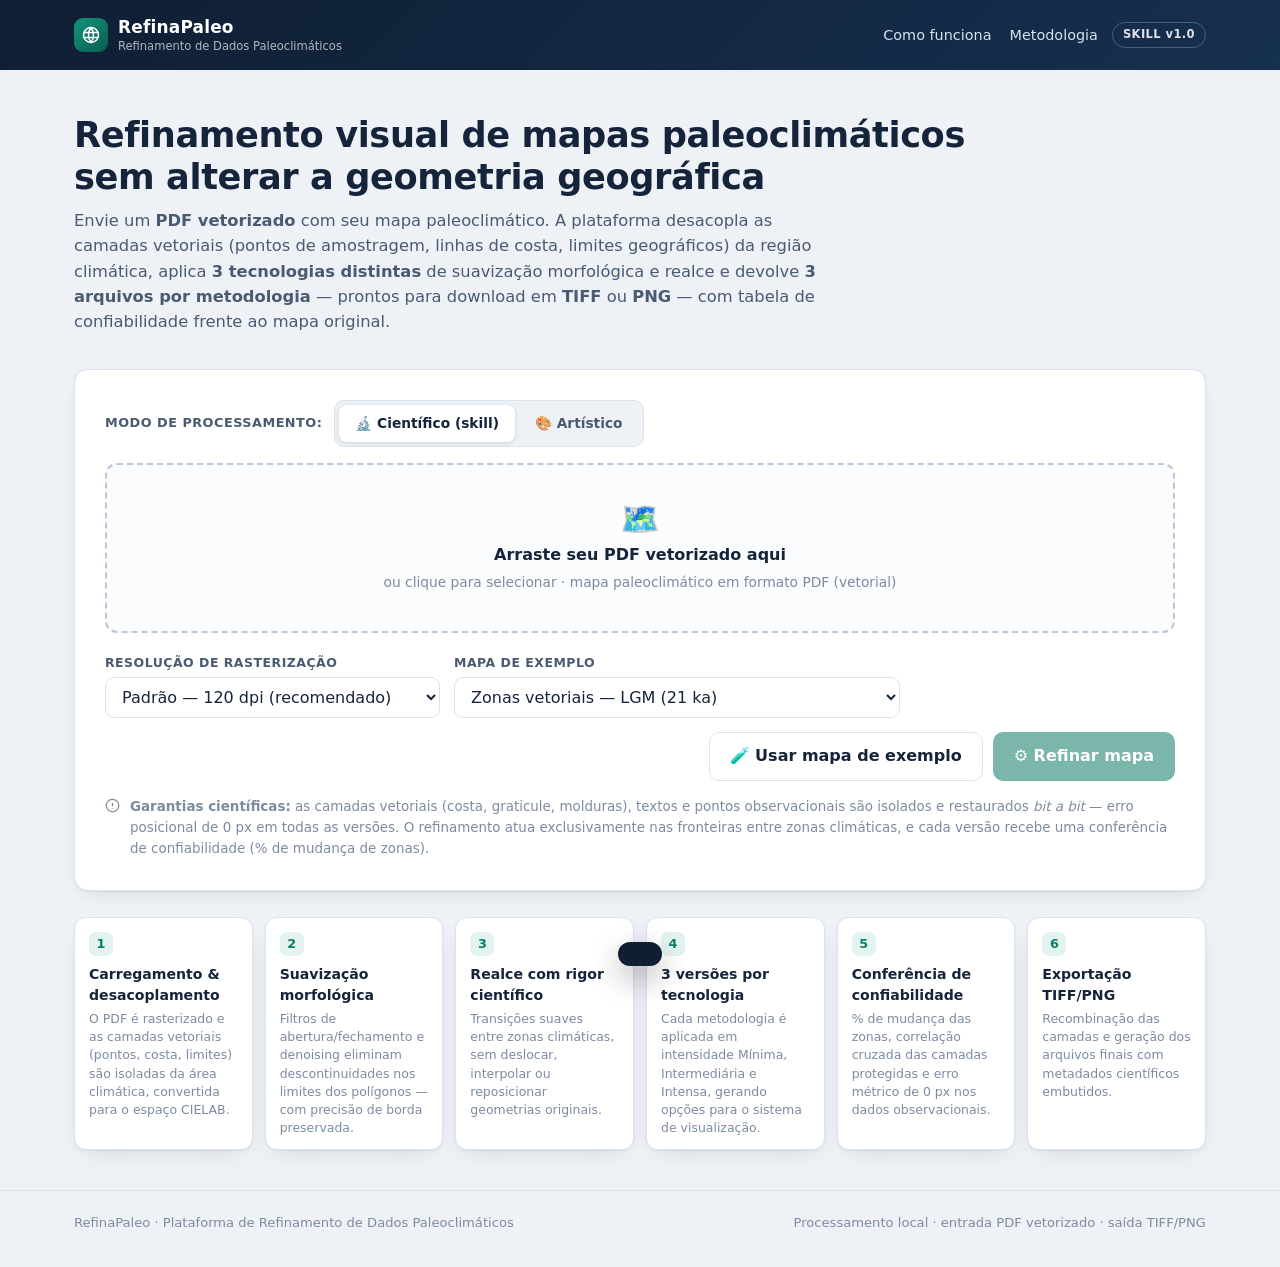
<file: static/index.html>
<!DOCTYPE html>
<html lang="pt-BR">
<head>
  <meta charset="UTF-8">
  <meta name="viewport" content="width=device-width, initial-scale=1.0">
  <title>RefinaPaleo — Refinamento de Mapas Paleoclimáticos</title>
  <link rel="icon" href="data:image/svg+xml,<svg xmlns='http://www.w3.org/2000/svg' viewBox='0 0 100 100'><text y='.9em' font-size='90'>🌍</text></svg>">
  <link rel="stylesheet" href="/static/css/style.css?v=20260924b">
</head>
<body>

  <header class="topbar">
    <div class="topbar-inner">
      <a class="logo" href="/">
        <span class="logo-badge">
          <svg viewBox="0 0 24 24" fill="none" stroke="#fff" stroke-width="1.8" stroke-linecap="round" stroke-linejoin="round">
            <circle cx="12" cy="12" r="9"/><path d="M3.6 9h16.8M3.6 15h16.8M12 3a15 15 0 0 1 0 18M12 3a15 15 0 0 0 0 18"/>
          </svg>
        </span>
        <span>
          <span class="logo-name">RefinaPaleo</span>
          <div class="logo-sub">Refinamento de Dados Paleoclimáticos</div>
        </span>
      </a>
      <span class="spacer"></span>
      <nav>
        <a href="#como-funciona">Como funciona</a>
        <a href="#metodologia">Metodologia</a>
      </nav>
      <span class="pill">SKILL v1.0</span>
    </div>
  </header>

  <main class="wrap">
    <section class="hero">
      <h1>Refinamento visual de mapas paleoclimáticos<br>sem alterar a geometria geográfica</h1>
      <p class="sub">
        Envie um <strong>PDF vetorizado</strong> com seu mapa paleoclimático. A plataforma desacopla
        as camadas vetoriais (pontos de amostragem, linhas de costa, limites geográficos) da região
        climática, aplica <strong>3 tecnologias distintas</strong> de suavização morfológica e realce e
        devolve <strong>3 arquivos por metodologia</strong> — prontos para download em
        <strong>TIFF</strong> ou <strong>PNG</strong> — com tabela de confiabilidade frente ao mapa original.
      </p>
    </section>

    <section class="card upload-card" id="upload-card">
      <div class="mode-row">
        <span class="mode-label">Modo de processamento:</span>
        <div class="mode-switch" id="mode-switch">
          <button class="mode-btn on" data-mode="sci" type="button">🔬 Científico (skill)</button>
          <button class="mode-btn" data-mode="art" type="button">🎨 Artístico</button>
        </div>
      </div>
      <div class="dropzone" id="dropzone" role="button" tabindex="0" aria-label="Selecionar PDF">
        <div class="dz-icon">🗺️</div>
        <div class="dz-title">Arraste seu PDF vetorizado aqui</div>
        <div class="dz-hint">ou clique para selecionar · mapa paleoclimático em formato PDF (vetorial)</div>
        <div class="dz-file" id="dz-file">📄 <span id="dz-file-name"></span></div>
      </div>
      <input type="file" id="file-input" accept="application/pdf,.pdf" hidden>

      <div class="form-row">
        <div class="field">
          <label for="dpi">Resolução de rasterização</label>
          <select id="dpi">
            <option value="100">Rápida — 100 dpi (pré-visualização)</option>
            <option value="120" selected>Padrão — 120 dpi (recomendado)</option>
            <option value="150">Alta — 150 dpi</option>
            <option value="200">Máxima — 200 dpi (mais lento)</option>
          </select>
        </div>
        <div class="field">
          <label for="sample-type">Mapa de exemplo</label>
          <select id="sample-type">
            <option value="zones">Zonas vetoriais — LGM (21 ka)</option>
            <option value="gradient">Aridez interpolada — 115 Ma (campo rasterizado)</option>
          </select>
        </div>
        <div class="actions">
          <button class="btn btn-ghost" id="btn-sample" type="button">🧪 Usar mapa de exemplo</button>
          <button class="btn btn-primary" id="btn-process" type="button" disabled>⚙️ Refinar mapa</button>
        </div>
      </div>

      <div class="note">
        <svg width="15" height="15" viewBox="0 0 24 24" fill="none" stroke="currentColor" stroke-width="2"><circle cx="12" cy="12" r="10"/><path d="M12 8v5M12 16.5v.5"/></svg>
        <span>
          <span id="note-sci"><strong>Garantias científicas:</strong> as camadas vetoriais (costa, graticule, molduras),
          textos e pontos observacionais são isolados e restaurados <em>bit a bit</em> — erro posicional
          de 0&nbsp;px em todas as versões. O refinamento atua exclusivamente nas fronteiras entre zonas
          climáticas, e cada versão recebe uma conferência de confiabilidade (% de mudança de zonas).</span>
          <span id="note-art" hidden><strong>Seção Artística:</strong> rigor científico suspenso — o mapa é
          reinterpretado em 4 estilos pictóricos (Aquarela, Óleo, Cartoon e Pastel), cada um em 3
          intensidades. Mantêm-se apenas duas preservações: <strong>pontos e vetores não se movem</strong>
          (restaurados bit a bit) e <strong>as zonas não mudam de lugar</strong> (fronteiras com pixels originais). O oceano/fundo permanece original — apenas recebe a limpeza de pontos perdidos.</span>
        </span>
      </div>
    </section>

    <section class="card progress-card" id="progress-card" aria-live="polite">
      <div class="progress-top">
        <div class="spinner"></div>
        <span class="progress-msg" id="progress-msg">Inicializando pipeline…</span>
        <span class="progress-pct" id="progress-pct">0%</span>
      </div>
      <div class="bar"><i id="progress-bar"></i></div>
      <div class="progress-sub" id="progress-sub">
        Pipeline: desacoplamento de camadas → suavização (3 tecnologias × 3 intensidades) →
        realce → conferência de confiabilidade → exportação TIFF/PNG.
      </div>
    </section>

    <section class="error-box" id="error-box"></section>

    <section class="steps" id="como-funciona">
      <div class="step"><div class="num">1</div><h3>Carregamento &amp; desacoplamento</h3><p>O PDF é rasterizado e as camadas vetoriais (pontos, costa, limites) são isoladas da área climática, convertida para o espaço CIELAB.</p></div>
      <div class="step"><div class="num">2</div><h3>Suavização morfológica</h3><p>Filtros de abertura/fechamento e denoising eliminam descontinuidades nos limites dos polígonos — com precisão de borda preservada.</p></div>
      <div class="step"><div class="num">3</div><h3>Realce com rigor científico</h3><p>Transições suaves entre zonas climáticas, sem deslocar, interpolar ou reposicionar geometrias originais.</p></div>
      <div class="step"><div class="num">4</div><h3>3 versões por tecnologia</h3><p>Cada metodologia é aplicada em intensidade Mínima, Intermediária e Intensa, gerando opções para o sistema de visualização.</p></div>
      <div class="step"><div class="num">5</div><h3>Conferência de confiabilidade</h3><p>% de mudança das zonas, correlação cruzada das camadas protegidas e erro métrico de 0&nbsp;px nos dados observacionais.</p></div>
      <div class="step"><div class="num">6</div><h3>Exportação TIFF/PNG</h3><p>Recombinação das camadas e geração dos arquivos finais com metadados científicos embutidos.</p></div>
    </section>
  </main>

  <footer>
    <div class="wrap">
      <span>RefinaPaleo · Plataforma de Refinamento de Dados Paleoclimáticos</span>
      <span>Processamento local · entrada PDF vetorizado · saída TIFF/PNG</span>
    </div>
  </footer>

  <div class="toast" id="toast"></div>

  <script src="/static/js/upload.js?v=20260924b"></script>
</body>
</html>
</file>
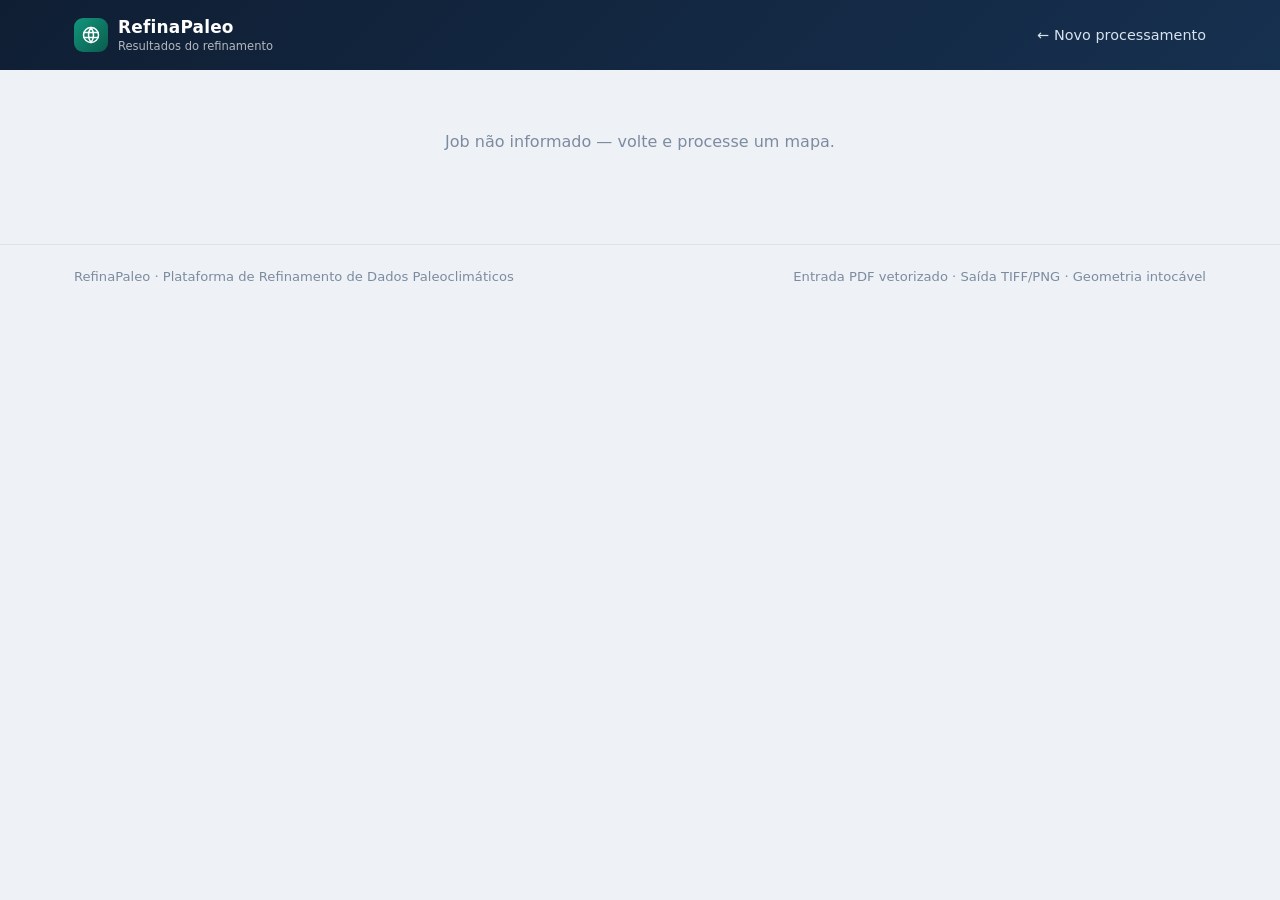
<file: static/resultados.html>
<!DOCTYPE html>
<html lang="pt-BR">
<head>
  <meta charset="UTF-8">
  <meta name="viewport" content="width=device-width, initial-scale=1.0">
  <title>Resultados — RefinaPaleo</title>
  <link rel="icon" href="data:image/svg+xml,<svg xmlns='http://www.w3.org/2000/svg' viewBox='0 0 100 100'><text y='.9em' font-size='90'>🌍</text></svg>">
  <link rel="stylesheet" href="/static/css/style.css?v=20260924b">
</head>
<body>

  <header class="topbar">
    <div class="topbar-inner">
      <a class="logo" href="/">
        <span class="logo-badge">
          <svg viewBox="0 0 24 24" fill="none" stroke="#fff" stroke-width="1.8" stroke-linecap="round" stroke-linejoin="round">
            <circle cx="12" cy="12" r="9"/><path d="M3.6 9h16.8M3.6 15h16.8M12 3a15 15 0 0 1 0 18M12 3a15 15 0 0 0 0 18"/>
          </svg>
        </span>
        <span>
          <span class="logo-name">RefinaPaleo</span>
          <div class="logo-sub">Resultados do refinamento</div>
        </span>
      </a>
      <span class="spacer"></span>
      <nav><a href="/">← Novo processamento</a></nav>
    </div>
  </header>

  <main class="wrap" id="app">
    <div class="skeleton" id="loading">Carregando resultados do job…</div>
    <div class="error-box" id="error-box" style="margin-top:24px;"></div>

    <div id="content" hidden>
      <!-- barra superior -->
      <section class="toolbar">
        <h1>Mapas refinados</h1>
        <span class="file-chip" id="chip-file"></span>
        <span class="file-chip" id="chip-px"></span>
        <div class="actions">
          <a class="btn btn-ghost btn-small" href="/" style="text-decoration:none;">← Novo mapa</a>
          <a class="btn btn-primary btn-small" id="btn-zip" style="text-decoration:none;">⬇ Baixar lote completo (.zip)</a>
        </div>
      </section>

      <!-- banner de conferência global -->
      <section class="summary-banner" id="summary">
        <div>
          <div class="big" id="banner-big">✅ Conferência de confiabilidade aprovada</div>
          <div class="sub" id="banner-sub">Camadas vetoriais geográficas e pontos observacionais restaurados bit a bit — verificação por correlação cruzada e diferença absoluta.</div>
        </div>
        <span class="spacer"></span>
        <div class="stat"><b id="st-vers">—</b><span>versões geradas</span></div>
        <div class="stat"><b id="st-err">0 px</b><span id="st-err-label">erro vetorial máx.</span></div>
        <div class="stat"><b id="st-shift">0 px</b><span id="st-shift-label">deslocamento medido</span></div>
        <div class="stat"><b id="st-chg">—</b><span id="st-chg-label">mudança máx. nas zonas</span></div>
      </section>

      <!-- mapa original -->
      <section class="section">
        <div class="section-head">
          <span class="kicker">Entrada</span>
          <h2>Mapa original (PDF vetorizado)</h2>
          <p>Referência para a conferência de confiabilidade. As camadas identificadas no desacoplamento são indicadas abaixo.</p>
        </div>
        <div class="orig-grid">
          <div class="orig-frame"><img id="orig-img" alt="Mapa original"></div>
          <div class="card orig-meta">
            <h3>Camadas desacopladas</h3>
            <dl class="kv" id="layers-kv"></dl>
            <div class="chips" id="orig-chips"></div>
          </div>
        </div>
      </section>

      <!-- tecnologias -->
      <section class="section" id="tech-section">
        <div class="section-head">
          <span class="kicker" id="sec-tech-kicker">Saída · 4 tecnologias científicas × 3 intensidades</span>
          <h2 id="sec-tech-title">Mapas refinados</h2>
          <p id="sec-tech-sub">Clique em um cartão para abrir o comparativo (original · refinado · mapa de alteração) e baixar em TIFF ou PNG.</p>
        </div>
        <div id="tech-list"></div>
      </section>

      <!-- tabela de confiabilidade -->
      <section class="section" id="confiabilidade">
        <div class="section-head">
          <span class="kicker">Avaliação científica</span>
          <h2>Tabela de confiabilidade frente ao mapa de entrada</h2>
          <p>Cada versão é comparada ao PDF original rasterizado: mudança estética nas zonas climáticas (ΔE CIE76 &gt; 3) e erro posicional nas camadas protegidas.</p>
        </div>
        <div class="card table-card">
          <table>
            <thead>
              <tr>
                <th>Tecnologia</th>
                <th>Intensidade</th>
                <th>Parâmetros aplicados</th>
                <th class="num">Mudança nas zonas %</th>
                <th class="num">Erro vetorial (px)</th>
                <th class="num">Erro observacional (px)</th>
                <th class="num">Deslocamento (px)</th>
                <th class="num">PSNR (dB)</th>
                <th class="num">SSIM</th>
                <th>Status</th>
              </tr>
            </thead>
            <tbody id="tbl-body"></tbody>
          </table>
          <div class="table-foot">
            <strong>Legenda:</strong> Mudança nas zonas = fração de pixels de zona com ΔE (CIE76) acima do limiar perceptível (confinada às fronteiras).
            Erro vetorial/observacional = diferença máxima de pixel nas camadas geográficas e nos pontos amostrais (0 = idênticos bit a bit).
            Deslocamento = correlação cruzada das camadas protegidas. PSNR/SSIM = similaridade global da imagem.
          </div>
        </div>
      </section>

      <!-- metodologia -->
      <section class="section" id="metodologia">
        <details class="method" open>
          <summary>Metodologia e rigor científico da conferência</summary>
          <div class="body">
            <h4>1 · Carregamento e desacoplamento</h4>
            O PDF é rasterizado e cada primitiva vetorial é classificada por inspeção de <code>get_drawings</code>:
            preenchimentos grandes → <strong>zonas climáticas</strong> (região elegível ao refinamento);
            traços finos (costa, graticule, molduras) e caixas de texto → <strong>camadas geográficas/textuais protegidas</strong>;
            preenchimentos pequenos com contorno → <strong>pontos observacionais</strong>. A área climática é convertida
            para o espaço de cor <strong>CIELAB</strong>, adequado a operações sem perda perceptível de dados.
            <h4>2/3 · Suavização e realce com geometria intocável</h4>
            As três tecnologias operam somente dentro de uma faixa estreita ao redor das fronteiras entre zonas
            (<code>faixa de fronteira</code>), excluída uma margem de segurança ao redor das camadas protegidas.
            Ao final, os pixels protegidos são <strong>restaurados bit a bit</strong> — portanto a posição de costas,
            graticules, molduras, textos e pontos amostrais é idêntica ao original por construção.
            Nenhuma etapa interpola, desloca ou reamostra coordenadas dos polígonos originais.
            <h4>4 · Versões para seleção</h4>
            Cada tecnologia é executada em três intensidades (Mínima, Intermediária, Intensa), variando
            progressivamente os parâmetros estéticos (raios morfológicos, σ do filtro bilateral, κ e iterações
            da difusão), oferecendo opções ao Paleoclimate Change Visualization System.
            <h4>5 · Conferência de confiabilidade</h4>
            <strong>% de mudança das zonas</strong>: pixels de zona com ΔE (CIE76) &gt; 3 (limiar perceptível).
            <strong>Erro vetorial/observacional</strong>: diferença máxima de pixel nas máscaras protegidas (garantida 0).
            <strong>Deslocamento</strong>: correlação cruzada normalizada de um recorte das camadas protegidas.
            <strong>PSNR/SSIM</strong>: similaridade global. Os valores são exibidos por versão na tabela acima
            e embutidos nos metadados TIFF (<code>ImageDescription</code>).
            <h4>6 · Exportação</h4>
            Saída estritamente em <strong>TIFF</strong> (compressão Adobe/deflate, resolução embutida, metadados científicos)
            e <strong>PNG</strong> com DPI preservado.
          </div>
        </details>
      </section>
    </div>
  </main>

  <footer>
    <div class="wrap">
      <span>RefinaPaleo · Plataforma de Refinamento de Dados Paleoclimáticos</span>
      <span>Entrada PDF vetorizado · Saída TIFF/PNG · Geometria intocável</span>
    </div>
  </footer>

  <!-- modal de comparativo -->
  <div class="modal" id="modal" role="dialog" aria-modal="true">
    <div class="modal-card">
      <div class="modal-head">
        <h3 id="modal-title">Comparativo</h3>
        <button class="x" id="modal-close" aria-label="Fechar">✕</button>
      </div>
      <div class="modal-body">
        <img class="sheet" id="modal-img" alt="Folha de comparativo">
        <div class="modal-metrics" id="modal-metrics"></div>
        <div class="modal-actions" id="modal-actions"></div>
      </div>
    </div>
  </div>

  <div class="toast" id="toast"></div>

  <script src="/static/js/resultados.js?v=20260924b"></script>
</body>
</html>
</file>
<file: static/css/style.css>
/* ============================================================
   RefinaPaleo — Plataforma de Refinamento de Dados Paleoclimáticos
   ============================================================ */
:root {
  --bg: #eef2f6;
  --surface: #ffffff;
  --ink: #16243b;
  --ink-soft: #4a5a72;
  --ink-faint: #7d8ba0;
  --line: #dbe3ec;
  --navy: #0f1e33;
  --navy-2: #16304f;
  --accent: #0e7c66;
  --accent-soft: #e3f3ef;
  --amber: #b45309;
  --amber-soft: #fdf1e3;
  --red: #b91c1c;
  --red-soft: #fdeaea;
  --radius: 14px;
  --shadow: 0 1px 2px rgba(15, 30, 51, .06), 0 8px 24px -12px rgba(15, 30, 51, .18);
  --mono: ui-monospace, "SFMono-Regular", Menlo, Consolas, monospace;
}

* { box-sizing: border-box; }
html, body { margin: 0; padding: 0; }
body {
  font-family: system-ui, -apple-system, "Segoe UI", Roboto, "Helvetica Neue", Arial, sans-serif;
  background: var(--bg);
  color: var(--ink);
  line-height: 1.55;
  -webkit-font-smoothing: antialiased;
}
a { color: var(--accent); }

/* ---------- header ---------- */
.topbar {
  background: linear-gradient(135deg, var(--navy) 0%, var(--navy-2) 100%);
  color: #fff;
}
.topbar-inner {
  max-width: 1180px; margin: 0 auto; padding: 14px 24px;
  display: flex; align-items: center; gap: 14px;
}
.logo { display: flex; align-items: center; gap: 10px; text-decoration: none; color: #fff; }
.logo-badge {
  width: 34px; height: 34px; border-radius: 9px;
  background: linear-gradient(135deg, #12967c, #0a5c4d);
  display: grid; place-items: center; flex: none;
}
.logo-badge svg { width: 20px; height: 20px; }
.logo-name { font-weight: 700; font-size: 1.06rem; letter-spacing: .2px; }
.logo-sub { font-size: .72rem; opacity: .68; margin-top: -3px; }
.topbar .spacer { flex: 1; }
.topbar nav { display: flex; gap: 18px; font-size: .9rem; }
.topbar nav a { color: #d7e2ee; text-decoration: none; }
.topbar nav a:hover { color: #fff; }
.pill {
  font-size: .72rem; font-weight: 600; letter-spacing: .4px;
  border: 1px solid rgba(255,255,255,.28); border-radius: 999px;
  padding: 3px 10px; opacity: .85;
}

/* ---------- layout ---------- */
.wrap { max-width: 1180px; margin: 0 auto; padding: 0 24px; }
.hero { padding: 44px 0 8px; }
.hero h1 {
  font-size: clamp(1.5rem, 3.2vw, 2.2rem); line-height: 1.2;
  margin: 0 0 10px; letter-spacing: -.4px;
}
.hero p.sub { color: var(--ink-soft); font-size: 1.02rem; max-width: 760px; margin: 0; }

/* ---------- seletor de modo ---------- */
.mode-row { display: flex; align-items: center; gap: 12px; margin-bottom: 16px; flex-wrap: wrap; }
.mode-label { font-size: .8rem; font-weight: 700; color: var(--ink-soft); text-transform: uppercase; letter-spacing: .5px; }
.mode-switch { display: inline-flex; background: #eef2f6; border: 1px solid var(--line); border-radius: 10px; padding: 4px; gap: 4px; }
.mode-btn {
  font: inherit; font-weight: 600; font-size: .86rem; border: none;
  background: transparent; color: var(--ink-soft); padding: 8px 16px;
  border-radius: 8px; cursor: pointer; transition: background .15s, color .15s;
}
.mode-btn.on { background: #fff; color: var(--ink); box-shadow: 0 1px 4px rgba(15,30,51,.14); }
.mode-btn.on.art-on { background: #f6eefc; color: #6d28d9; }

/* ---------- cards / upload ---------- */
.card {
  background: var(--surface); border: 1px solid var(--line);
  border-radius: var(--radius); box-shadow: var(--shadow);
}
.upload-card { margin: 26px 0 10px; padding: 30px; }
.dropzone {
  border: 2px dashed #b9c7d6; border-radius: 12px;
  padding: 38px 24px; text-align: center; cursor: pointer;
  transition: border-color .15s, background .15s;
  background: #fafcfe;
}
.dropzone:hover, .dropzone.drag {
  border-color: var(--accent); background: var(--accent-soft);
}
.dz-icon { font-size: 2rem; line-height: 1; }
.dz-title { font-weight: 600; margin-top: 8px; }
.dz-hint { color: var(--ink-faint); font-size: .86rem; margin-top: 4px; }
.dz-file {
  margin-top: 14px; display: none; align-items: center; justify-content: center; gap: 8px;
  font-size: .92rem; color: var(--accent); font-weight: 600;
}
.form-row {
  display: flex; flex-wrap: wrap; gap: 14px; align-items: end;
  margin-top: 20px;
}
.field { display: flex; flex-direction: column; gap: 5px; }
.field label { font-size: .78rem; font-weight: 600; color: var(--ink-soft); text-transform: uppercase; letter-spacing: .5px; }
.field select {
  font: inherit; padding: 9px 12px; border: 1px solid var(--line); border-radius: 9px;
  background: #fff; color: var(--ink); min-width: 210px;
}
.actions { display: flex; gap: 10px; flex-wrap: wrap; margin-left: auto; }

.btn {
  font: inherit; font-weight: 600; border-radius: 10px; cursor: pointer;
  padding: 11px 20px; border: 1px solid transparent; transition: filter .15s, background .15s;
  display: inline-flex; align-items: center; gap: 8px;
}
.btn:disabled { opacity: .55; cursor: not-allowed; }
.btn-primary { background: var(--accent); color: #fff; }
.btn-primary:hover:not(:disabled) { filter: brightness(1.08); }
.btn-ghost { background: #fff; border-color: var(--line); color: var(--ink); }
.btn-ghost:hover:not(:disabled) { background: #f2f6fa; }
.btn-small { padding: 7px 13px; font-size: .84rem; border-radius: 8px; }

.note {
  display: flex; gap: 10px; align-items: flex-start;
  color: var(--ink-faint); font-size: .84rem; margin-top: 16px;
}
.note svg { flex: none; margin-top: 1px; }

/* ---------- steps strip ---------- */
.steps {
  display: grid; grid-template-columns: repeat(auto-fit, minmax(170px, 1fr));
  gap: 12px; margin: 26px 0 40px;
}
.step {
  background: var(--surface); border: 1px solid var(--line); border-radius: 12px;
  padding: 14px 14px 12px; box-shadow: var(--shadow);
}
.step .num {
  width: 24px; height: 24px; border-radius: 7px; background: var(--accent-soft);
  color: var(--accent); font-weight: 700; font-size: .8rem;
  display: grid; place-items: center; margin-bottom: 8px;
}
.step h3 { margin: 0 0 3px; font-size: .88rem; }
.step p { margin: 0; font-size: .78rem; color: var(--ink-faint); line-height: 1.45; }

/* ---------- progress ---------- */
.progress-card { margin: 26px 0; padding: 26px 30px; display: none; }
.progress-card.on { display: block; }
.progress-top { display: flex; align-items: center; gap: 12px; font-weight: 600; }
.spinner {
  width: 20px; height: 20px; border-radius: 50%; flex: none;
  border: 3px solid var(--accent-soft); border-top-color: var(--accent);
  animation: spin .8s linear infinite;
}
@keyframes spin { to { transform: rotate(360deg); } }
.progress-msg { color: var(--ink-soft); font-weight: 500; }
.progress-pct { margin-left: auto; font-family: var(--mono); font-size: .95rem; color: var(--accent); }
.bar { height: 9px; background: #e6ecf3; border-radius: 99px; margin-top: 14px; overflow: hidden; }
.bar > i { display: block; height: 100%; width: 0%; background: linear-gradient(90deg, #12967c, #0e7c66); border-radius: 99px; transition: width .5s ease; }
.progress-sub { color: var(--ink-faint); font-size: .84rem; margin-top: 12px; }

/* ---------- erro ---------- */
.error-box {
  margin: 26px 0; padding: 18px 22px; display: none;
  background: var(--red-soft); border: 1px solid #f3c1c1; color: var(--red);
  border-radius: var(--radius); font-size: .92rem;
}
.error-box.on { display: block; }

/* ---------- footer ---------- */
footer {
  border-top: 1px solid var(--line); margin-top: 30px; padding: 22px 0 34px;
  color: var(--ink-faint); font-size: .82rem;
}
footer .wrap { display: flex; justify-content: space-between; gap: 14px; flex-wrap: wrap; }

/* ============================ resultados ============================ */
.toolbar {
  display: flex; align-items: center; gap: 14px; flex-wrap: wrap;
  padding: 20px 0 6px;
}
.toolbar h1 { font-size: 1.25rem; margin: 0; }
.toolbar .file-chip {
  font-family: var(--mono); font-size: .8rem; background: #fff; border: 1px solid var(--line);
  padding: 5px 11px; border-radius: 999px; color: var(--ink-soft);
}
.toolbar .actions { margin-left: auto; }

.section { margin: 26px 0 42px; }
.section-head { display: flex; align-items: baseline; gap: 12px; flex-wrap: wrap; margin-bottom: 14px; }
.section-head h2 { margin: 0; font-size: 1.12rem; letter-spacing: -.2px; }
.section-head .kicker {
  font-size: .72rem; font-weight: 700; letter-spacing: 1.2px; color: var(--accent);
  text-transform: uppercase;
}
.section-head p { margin: 2px 0 0; color: var(--ink-soft); font-size: .92rem; width: 100%; }

.chips { display: flex; flex-wrap: wrap; gap: 8px; margin-top: 14px; }
.chip {
  font-size: .78rem; font-weight: 600; padding: 5px 12px; border-radius: 999px;
  background: #f2f6fa; border: 1px solid var(--line); color: var(--ink-soft);
}
.chip.ok { background: var(--accent-soft); border-color: #bfe3da; color: #0a5c4d; }
.chip.warn { background: var(--amber-soft); border-color: #f0d9b8; color: var(--amber); }

.orig-grid { display: grid; grid-template-columns: 1fr 320px; gap: 20px; align-items: start; }
@media (max-width: 940px) { .orig-grid { grid-template-columns: 1fr; } }
.orig-frame {
  border: 1px solid var(--line); border-radius: 12px; overflow: hidden; background: #fff;
  box-shadow: var(--shadow);
}
.orig-frame img { display: block; width: 100%; height: auto; }
.orig-meta { padding: 18px 20px; }
.orig-meta h3 { margin: 0 0 12px; font-size: .95rem; }
.kv { display: grid; grid-template-columns: auto 1fr; gap: 6px 14px; font-size: .86rem; }
.kv dt { color: var(--ink-faint); }
.kv dd { margin: 0; font-family: var(--mono); font-size: .82rem; text-align: right; }

/* technologies */
.tech-block { margin-bottom: 30px; }
.tech-head {
  display: flex; gap: 14px; align-items: flex-start;
  background: var(--surface); border: 1px solid var(--line); border-radius: var(--radius);
  box-shadow: var(--shadow); padding: 18px 22px; margin-bottom: 14px;
}
.tech-tag {
  flex: none; font-family: var(--mono); font-size: .74rem; font-weight: 700;
  background: var(--navy); color: #d8ff8433; color: #cfe9ff; padding: 6px 10px; border-radius: 8px;
  letter-spacing: .5px;
}
.tech-head h3 { margin: 0 0 4px; font-size: 1rem; }
.tech-head p { margin: 0; color: var(--ink-soft); font-size: .88rem; }
.vers-grid { display: grid; grid-template-columns: repeat(auto-fit, minmax(240px, 1fr)); gap: 14px; }
.vers-card {
  background: var(--surface); border: 1px solid var(--line); border-radius: var(--radius);
  box-shadow: var(--shadow); overflow: hidden; display: flex; flex-direction: column;
  transition: transform .12s, box-shadow .12s; cursor: pointer;
}
.vers-card:hover { transform: translateY(-3px); box-shadow: 0 4px 10px rgba(15,30,51,.1), 0 18px 34px -18px rgba(15,30,51,.28); }
.vers-card img { display: block; width: 100%; aspect-ratio: 1200/850; object-fit: cover; background: #dfe7ef; }
.vers-body { padding: 13px 15px 14px; display: flex; flex-direction: column; gap: 8px; flex: 1; }
.vers-title { display: flex; align-items: center; gap: 8px; }
.vers-title h4 { margin: 0; font-size: .93rem; }
.vers-params { color: var(--ink-faint); font-size: .76rem; font-family: var(--mono); line-height: 1.45; }
.vers-metrics { display: flex; flex-wrap: wrap; gap: 6px; }
.badge {
  font-size: .72rem; font-weight: 700; padding: 3px 9px; border-radius: 999px;
  background: #eef3f8; color: var(--ink-soft); border: 1px solid var(--line);
  font-family: var(--mono);
}
.badge.low { background: var(--accent-soft); color: #0a5c4d; border-color: #bfe3da; }
.badge.mid { background: var(--amber-soft); color: var(--amber); border-color: #f0d9b8; }
.vers-actions { display: flex; gap: 8px; margin-top: auto; padding-top: 6px; }
.vers-actions .btn { flex: 1; justify-content: center; }
.mini-note { font-size: .72rem; color: var(--ink-faint); }

/* table */
.table-card { overflow-x: auto; padding: 4px 0 2px; }
table { border-collapse: collapse; width: 100%; font-size: .85rem; min-width: 880px; }
thead th {
  text-align: left; font-size: .72rem; text-transform: uppercase; letter-spacing: .7px;
  color: var(--ink-faint); padding: 13px 14px 9px; border-bottom: 2px solid var(--line);
  white-space: nowrap;
}
tbody td { padding: 11px 14px; border-bottom: 1px solid #ecf1f6; vertical-align: top; }
tbody tr:hover { background: #f7fafc; }
td.num, th.num { text-align: right; font-family: var(--mono); font-size: .8rem; white-space: nowrap; }
.tech-cell b { display: block; font-size: .85rem; }
.tech-cell span { color: var(--ink-faint); font-size: .76rem; }
.ok-check { color: var(--accent); font-weight: 700; }
tr.tech-sep td { background: #f4f7fa; font-weight: 700; font-size: .78rem; color: var(--ink-soft); letter-spacing: .6px; text-transform: uppercase; }
.table-foot { padding: 13px 16px; color: var(--ink-faint); font-size: .78rem; border-top: 1px solid var(--line); }

/* summary banner */
.summary-banner {
  display: flex; flex-wrap: wrap; gap: 12px; align-items: center;
  background: linear-gradient(135deg, #0d3a31, #0e7c66); color: #eafffa;
  border-radius: var(--radius); padding: 18px 24px; margin: 26px 0 8px;
  box-shadow: var(--shadow);
}
.summary-banner .big { font-size: 1.05rem; font-weight: 700; }
.summary-banner .sub { font-size: .84rem; opacity: .85; }
.summary-banner .spacer { flex: 1; }
.summary-banner .stat {
  background: rgba(255,255,255,.12); border: 1px solid rgba(255,255,255,.22);
  border-radius: 10px; padding: 8px 14px; text-align: center;
}
.summary-banner .stat b { display: block; font-size: 1.05rem; font-family: var(--mono); }
.summary-banner .stat span { font-size: .7rem; text-transform: uppercase; letter-spacing: .8px; opacity: .8; }

/* modal */
.modal {
  position: fixed; inset: 0; background: rgba(10, 20, 34, .66); z-index: 50;
  display: none; align-items: center; justify-content: center; padding: 26px;
}
.modal.on { display: flex; }
.modal-card {
  background: #fff; border-radius: 16px; max-width: 1040px; width: 100%;
  max-height: 92vh; overflow: auto; box-shadow: 0 30px 80px rgba(0,0,0,.4);
}
.modal-head {
  display: flex; align-items: center; gap: 12px; padding: 16px 22px;
  border-bottom: 1px solid var(--line); position: sticky; top: 0; background: #fff; z-index: 2;
}
.modal-head h3 { margin: 0; font-size: 1rem; }
.modal-head .x {
  margin-left: auto; border: 1px solid var(--line); background: #fff; border-radius: 8px;
  width: 32px; height: 32px; cursor: pointer; font-size: 1rem; line-height: 1; color: var(--ink-soft);
}
.modal-body { padding: 20px 22px 24px; }
.modal-body img.sheet { width: 100%; height: auto; border: 1px solid var(--line); border-radius: 10px; }
.modal-metrics { display: flex; flex-wrap: wrap; gap: 8px; margin: 14px 0 16px; }
.modal-actions { display: flex; gap: 10px; flex-wrap: wrap; }

/* metodologia */
details.method { background: var(--surface); border: 1px solid var(--line); border-radius: var(--radius); box-shadow: var(--shadow); padding: 6px 22px; }
details.method summary { cursor: pointer; font-weight: 700; padding: 14px 0; }
details.method .body { padding: 0 0 18px; color: var(--ink-soft); font-size: .9rem; }
details.method .body h4 { color: var(--ink); margin: 16px 0 6px; font-size: .92rem; }
details.method code { font-family: var(--mono); font-size: .8rem; background: #f2f6fa; border: 1px solid var(--line); border-radius: 6px; padding: 1px 6px; }

.toast {
  position: fixed; bottom: 24px; left: 50%; transform: translateX(-50%) translateY(90px);
  background: var(--navy); color: #fff; padding: 12px 22px; border-radius: 12px;
  font-size: .9rem; box-shadow: 0 12px 30px rgba(0,0,0,.3); transition: transform .25s;
  z-index: 90; max-width: 90vw;
}
.toast.on { transform: translateX(-50%) translateY(0); }

.skeleton { color: var(--ink-faint); padding: 60px 0; text-align: center; }
</file>
